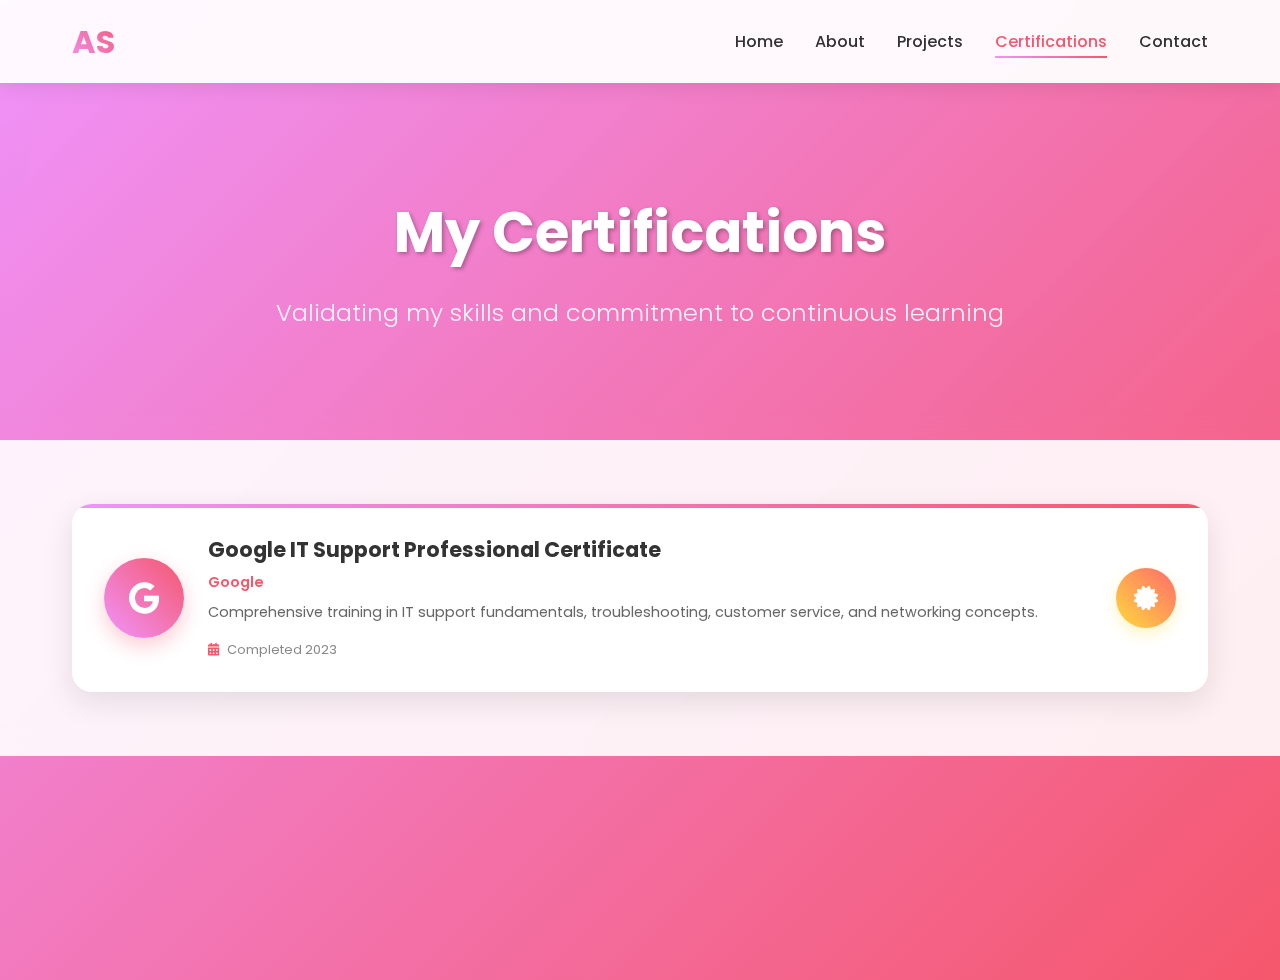
<file: certifications.html>
<!DOCTYPE html>
<html lang="en">
<head>
    <meta charset="UTF-8">
    <meta name="viewport" content="width=device-width, initial-scale=1.0">
    <title>Certifications - Aditya Sharma</title>
    <link href="https://fonts.googleapis.com/css2?family=Poppins:wght@300;400;600;700&display=swap" rel="stylesheet">
    <link rel="stylesheet" href="https://cdnjs.cloudflare.com/ajax/libs/font-awesome/6.0.0/css/all.min.css">
    <link rel="stylesheet" href="certifications.css">
</head>
<body>
    <header>
        <nav id="navbar">
            <div class="nav-container">
                <div class="logo">AS</div>
                <ul class="nav-links">
                    <li><a href="home.html">Home</a></li>
                    <li><a href="about.html">About</a></li>
                    <li><a href="projects.html">Projects</a></li>
                    <li><a href="certifications.html" class="active">Certifications</a></li>
                    <li><a href="contact.html">Contact</a></li>
                </ul>
                <div class="hamburger">
                    <span></span>
                    <span></span>
                    <span></span>
                </div>
            </div>
        </nav>
    </header>
    <main>
        <section id="certifications-hero">
            <div class="certifications-hero-content">
                <h1>My Certifications</h1>
                <p class="hero-subtitle">Validating my skills and commitment to continuous learning</p>
            </div>
        </section>
        <section id="certifications-grid">
            <div class="container">
                <div class="certifications-showcase">
                    <div class="certification-card">
                        <div class="certification-icon">
                            <i class="fab fa-google"></i>
                        </div>
                        <div class="certification-content">
                            <h3>Google IT Support Professional Certificate</h3>
                            <p class="certification-issuer">Google</p>
                            <p class="certification-description">Comprehensive training in IT support fundamentals, troubleshooting, customer service, and networking concepts.</p>
                            <div class="certification-date">
                                <i class="fas fa-calendar-alt"></i>
                                <span>Completed 2023</span>
                            </div>
                        </div>
                        <div class="certification-badge">
                            <i class="fas fa-certificate"></i>
                        </div>
                    </div>
                    
                    
                    
                    
                    
                </div>
            </div>
        </section>
    </main>
</body>
</html>
</file>
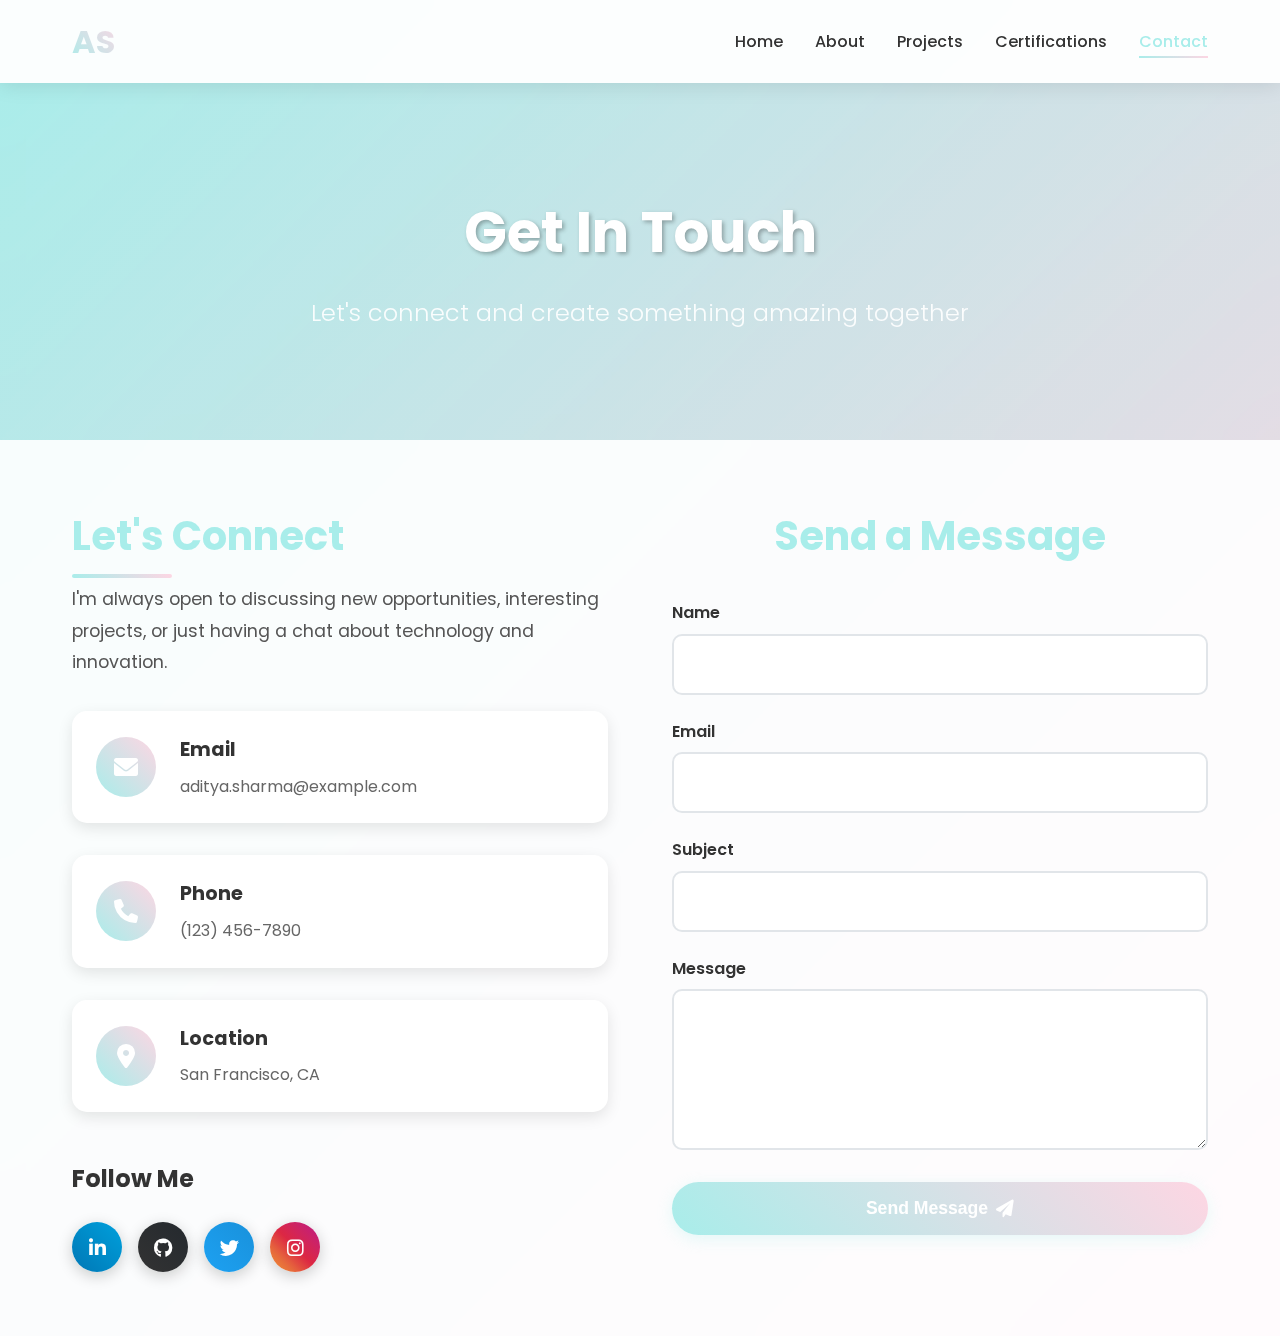
<file: contact.html>
<!DOCTYPE html>
<html lang="en">
<head>
    <meta charset="UTF-8">
    <meta name="viewport" content="width=device-width, initial-scale=1.0">
    <title>Contact - Aditya Sharma</title>
    <link href="https://fonts.googleapis.com/css2?family=Poppins:wght@300;400;600;700&display=swap" rel="stylesheet">
    <link rel="stylesheet" href="https://cdnjs.cloudflare.com/ajax/libs/font-awesome/6.0.0/css/all.min.css">
    <link rel="stylesheet" href="contact.css">
</head>
<body>
    <header>
        <nav id="navbar">
            <div class="nav-container">
                <div class="logo">AS</div>
                <ul class="nav-links">
                    <li><a href="home.html">Home</a></li>
                    <li><a href="about.html">About</a></li>
                    <li><a href="projects.html">Projects</a></li>
                    <li><a href="certifications.html">Certifications</a></li>
                    <li><a href="contact.html" class="active">Contact</a></li>
                </ul>
                <div class="hamburger">
                    <span></span>
                    <span></span>
                    <span></span>
                </div>
            </div>
        </nav>
    </header>
    <main>
        <section id="contact-hero">
            <div class="contact-hero-content">
                <h1>Get In Touch</h1>
                <p class="hero-subtitle">Let's connect and create something amazing together</p>
            </div>
        </section>
        <section id="contact-content">
            <div class="container">
                <div class="contact-wrapper">
                    <div class="contact-info">
                        <h2>Let's Connect</h2>
                        <p>I'm always open to discussing new opportunities, interesting projects, or just having a chat about technology and innovation.</p>
                        <div class="contact-details">
                            <div class="contact-item">
                                <div class="contact-icon">
                                    <i class="fas fa-envelope"></i>
                                </div>
                                <div class="contact-text">
                                    <h3>Email</h3>
                                    <p>aditya.sharma@example.com</p>
                                </div>
                            </div>
                            <div class="contact-item">
                                <div class="contact-icon">
                                    <i class="fas fa-phone"></i>
                                </div>
                                <div class="contact-text">
                                    <h3>Phone</h3>
                                    <p>(123) 456-7890</p>
                                </div>
                            </div>
                            <div class="contact-item">
                                <div class="contact-icon">
                                    <i class="fas fa-map-marker-alt"></i>
                                </div>
                                <div class="contact-text">
                                    <h3>Location</h3>
                                    <p>San Francisco, CA</p>
                                </div>
                            </div>
                        </div>
                        <div class="social-links">
                            <h3>Follow Me</h3>
                            <div class="social-icons">
                                <a href="https://linkedin.com/in/aditya-sharma-dev" class="social-link linkedin">
                                    <i class="fab fa-linkedin-in"></i>
                                </a>
                                <a href="https://github.com/aditya-sharma-ml" class="social-link github">
                                    <i class="fab fa-github"></i>
                                </a>
                                <a href="#" class="social-link twitter">
                                    <i class="fab fa-twitter"></i>
                                </a>
                                <a href="#" class="social-link instagram">
                                    <i class="fab fa-instagram"></i>
                                </a>
                            </div>
                        </div>
                    </div>
                    <div class="contact-form">
                        <h2>Send a Message</h2>
                        <form id="contactForm">
                            <div class="form-group">
                                <label for="name">Name</label>
                                <input type="text" id="name" name="name" required>
                            </div>
                            <div class="form-group">
                                <label for="email">Email</label>
                                <input type="email" id="email" name="email" required>
                            </div>
                            <div class="form-group">
                                <label for="subject">Subject</label>
                                <input type="text" id="subject" name="subject" required>
                            </div>
                            <div class="form-group">
                                <label for="message">Message</label>
                                <textarea id="message" name="message" rows="5" required></textarea>
                            </div>
                            <button type="submit" class="submit-btn">
                                <span>Send Message</span>
                                <i class="fas fa-paper-plane"></i>
                            </button>
                        </form>
                    </div>
                </div>
            </div>
        </section>
    </main>
</body>
</html>
</file>
<file: certifications.css>
* {
    margin: 0;
    padding: 0;
    box-sizing: border-box;
}

body {
    font-family: 'Poppins', sans-serif;
    line-height: 1.6;
    color: #333;
    background: linear-gradient(135deg, #f093fb 0%, #f5576c 100%);
    min-height: 100vh;
    overflow-x: hidden;
}

header {
    position: fixed;
    top: 0;
    width: 100%;
    background: rgba(255, 255, 255, 0.95);
    backdrop-filter: blur(10px);
    z-index: 1000;
    box-shadow: 0 2px 20px rgba(0, 0, 0, 0.1);
}

.nav-container {
    max-width: 1200px;
    margin: 0 auto;
    display: flex;
    justify-content: space-between;
    align-items: center;
    padding: 1rem 2rem;
}

.logo {
    font-size: 2rem;
    font-weight: 700;
    color: #f5576c;
    background: linear-gradient(45deg, #f093fb, #f5576c);
    -webkit-background-clip: text;
    -webkit-text-fill-color: transparent;
    background-clip: text;
}

.nav-links {
    display: flex;
    list-style: none;
}

.nav-links li {
    margin-left: 2rem;
}

.nav-links a {
    text-decoration: none;
    color: #333;
    font-weight: 500;
    transition: color 0.3s ease;
    position: relative;
}

.nav-links a::after {
    content: '';
    position: absolute;
    width: 0;
    height: 2px;
    bottom: -5px;
    left: 0;
    background: linear-gradient(45deg, #f093fb, #f5576c);
    transition: width 0.3s ease;
}

.nav-links a:hover::after,
.nav-links a.active::after {
    width: 100%;
}

.nav-links a:hover,
.nav-links a.active {
    color: #f5576c;
}

.hamburger {
    display: none;
    flex-direction: column;
    cursor: pointer;
}

.hamburger span {
    width: 25px;
    height: 3px;
    background: #333;
    margin: 3px 0;
    transition: 0.3s;
}

main {
    margin-top: 80px;
}

#certifications-hero {
    height: 40vh;
    display: flex;
    align-items: center;
    justify-content: center;
    background: linear-gradient(135deg, rgba(240, 147, 251, 0.1), rgba(245, 87, 108, 0.1));
    backdrop-filter: blur(10px);
    text-align: center;
}

.certifications-hero-content h1 {
    font-size: 3.5rem;
    margin-bottom: 1rem;
    color: white;
    text-shadow: 2px 2px 4px rgba(0, 0, 0, 0.3);
}

.hero-subtitle {
    font-size: 1.5rem;
    color: rgba(255, 255, 255, 0.9);
    font-weight: 300;
}

.container {
    max-width: 1200px;
    margin: 0 auto;
    padding: 4rem 2rem;
}

#certifications-grid {
    background: rgba(255, 255, 255, 0.9);
    backdrop-filter: blur(10px);
}

.certifications-showcase {
    display: grid;
    grid-template-columns: repeat(auto-fit, minmax(400px, 1fr));
    gap: 2rem;
}

.certification-card {
    background: white;
    border-radius: 20px;
    padding: 2rem;
    box-shadow: 0 10px 30px rgba(0, 0, 0, 0.1);
    transition: transform 0.3s ease, box-shadow 0.3s ease;
    display: flex;
    align-items: center;
    gap: 1.5rem;
    position: relative;
    overflow: hidden;
}

.certification-card::before {
    content: '';
    position: absolute;
    top: 0;
    left: 0;
    right: 0;
    height: 4px;
    background: linear-gradient(45deg, #f093fb, #f5576c);
}

.certification-card:hover {
    transform: translateY(-10px);
    box-shadow: 0 20px 40px rgba(0, 0, 0, 0.2);
}

.certification-icon {
    width: 80px;
    height: 80px;
    border-radius: 50%;
    background: linear-gradient(45deg, #f093fb, #f5576c);
    display: flex;
    align-items: center;
    justify-content: center;
    color: white;
    font-size: 2rem;
    flex-shrink: 0;
    box-shadow: 0 8px 20px rgba(245, 87, 108, 0.3);
}

.certification-content {
    flex: 1;
}

.certification-content h3 {
    font-size: 1.3rem;
    margin-bottom: 0.5rem;
    color: #333;
    line-height: 1.3;
}

.certification-issuer {
    color: #f5576c;
    font-weight: 600;
    margin-bottom: 0.5rem;
    font-size: 0.9rem;
}

.certification-description {
    color: #666;
    font-size: 0.9rem;
    line-height: 1.5;
    margin-bottom: 1rem;
}

.certification-date {
    display: flex;
    align-items: center;
    gap: 0.5rem;
    color: #888;
    font-size: 0.8rem;
}

.certification-date i {
    color: #f5576c;
}

.certification-badge {
    width: 60px;
    height: 60px;
    border-radius: 50%;
    background: linear-gradient(45deg, #ffd93d, #ff6b6b);
    display: flex;
    align-items: center;
    justify-content: center;
    color: white;
    font-size: 1.5rem;
    box-shadow: 0 6px 15px rgba(255, 217, 61, 0.3);
    flex-shrink: 0;
}

@media (max-width: 768px) {
    .certifications-hero-content h1 {
        font-size: 2.5rem;
    }

    .hero-subtitle {
        font-size: 1.2rem;
    }

    .nav-links {
        display: none;
    }

    .hamburger {
        display: flex;
    }

    .certifications-showcase {
        grid-template-columns: 1fr;
    }

    .certification-card {
        flex-direction: column;
        text-align: center;
        gap: 1rem;
    }

    .certification-content h3 {
        font-size: 1.2rem;
    }
}
</file>
<file: contact.css>
* {
    margin: 0;
    padding: 0;
    box-sizing: border-box;
}

body {
    font-family: 'Poppins', sans-serif;
    line-height: 1.6;
    color: #333;
    background: linear-gradient(135deg, #a8edea 0%, #fed6e3 100%);
    min-height: 100vh;
    overflow-x: hidden;
}

header {
    position: fixed;
    top: 0;
    width: 100%;
    background: rgba(255, 255, 255, 0.95);
    backdrop-filter: blur(10px);
    z-index: 1000;
    box-shadow: 0 2px 20px rgba(0, 0, 0, 0.1);
}

.nav-container {
    max-width: 1200px;
    margin: 0 auto;
    display: flex;
    justify-content: space-between;
    align-items: center;
    padding: 1rem 2rem;
}

.logo {
    font-size: 2rem;
    font-weight: 700;
    color: #a8edea;
    background: linear-gradient(45deg, #a8edea, #fed6e3);
    -webkit-background-clip: text;
    -webkit-text-fill-color: transparent;
    background-clip: text;
}

.nav-links {
    display: flex;
    list-style: none;
}

.nav-links li {
    margin-left: 2rem;
}

.nav-links a {
    text-decoration: none;
    color: #333;
    font-weight: 500;
    transition: color 0.3s ease;
    position: relative;
}

.nav-links a::after {
    content: '';
    position: absolute;
    width: 0;
    height: 2px;
    bottom: -5px;
    left: 0;
    background: linear-gradient(45deg, #a8edea, #fed6e3);
    transition: width 0.3s ease;
}

.nav-links a:hover::after,
.nav-links a.active::after {
    width: 100%;
}

.nav-links a:hover,
.nav-links a.active {
    color: #a8edea;
}

.hamburger {
    display: none;
    flex-direction: column;
    cursor: pointer;
}

.hamburger span {
    width: 25px;
    height: 3px;
    background: #333;
    margin: 3px 0;
    transition: 0.3s;
}

main {
    margin-top: 80px;
}

#contact-hero {
    height: 40vh;
    display: flex;
    align-items: center;
    justify-content: center;
    background: linear-gradient(135deg, rgba(168, 237, 234, 0.1), rgba(254, 214, 227, 0.1));
    backdrop-filter: blur(10px);
    text-align: center;
}

.contact-hero-content h1 {
    font-size: 3.5rem;
    margin-bottom: 1rem;
    color: white;
    text-shadow: 2px 2px 4px rgba(0, 0, 0, 0.3);
}

.hero-subtitle {
    font-size: 1.5rem;
    color: rgba(255, 255, 255, 0.9);
    font-weight: 300;
}

.container {
    max-width: 1200px;
    margin: 0 auto;
    padding: 4rem 2rem;
}

#contact-content {
    background: rgba(255, 255, 255, 0.9);
    backdrop-filter: blur(10px);
}

.contact-wrapper {
    display: grid;
    grid-template-columns: 1fr 1fr;
    gap: 4rem;
    align-items: start;
}

.contact-info h2 {
    font-size: 2.5rem;
    margin-bottom: 1rem;
    color: #a8edea;
    position: relative;
}

.contact-info h2::after {
    content: '';
    position: absolute;
    bottom: -10px;
    left: 0;
    width: 100px;
    height: 4px;
    background: linear-gradient(45deg, #a8edea, #fed6e3);
    border-radius: 2px;
}

.contact-info > p {
    font-size: 1.1rem;
    line-height: 1.8;
    margin-bottom: 2rem;
    color: #555;
}

.contact-details {
    margin-bottom: 3rem;
}

.contact-item {
    display: flex;
    align-items: center;
    margin-bottom: 2rem;
    padding: 1.5rem;
    background: white;
    border-radius: 15px;
    box-shadow: 0 5px 15px rgba(0, 0, 0, 0.1);
    transition: transform 0.3s ease;
}

.contact-item:hover {
    transform: translateY(-5px);
}

.contact-icon {
    width: 60px;
    height: 60px;
    border-radius: 50%;
    background: linear-gradient(45deg, #a8edea, #fed6e3);
    display: flex;
    align-items: center;
    justify-content: center;
    color: white;
    font-size: 1.5rem;
    margin-right: 1.5rem;
    flex-shrink: 0;
}

.contact-text h3 {
    font-size: 1.2rem;
    margin-bottom: 0.5rem;
    color: #333;
}

.contact-text p {
    color: #666;
    font-size: 1rem;
}

.social-links h3 {
    font-size: 1.5rem;
    margin-bottom: 1.5rem;
    color: #333;
}

.social-icons {
    display: flex;
    gap: 1rem;
}

.social-link {
    width: 50px;
    height: 50px;
    border-radius: 50%;
    display: flex;
    align-items: center;
    justify-content: center;
    color: white;
    text-decoration: none;
    font-size: 1.2rem;
    transition: all 0.3s ease;
    box-shadow: 0 4px 15px rgba(0, 0, 0, 0.2);
}

.social-link.linkedin {
    background: linear-gradient(45deg, #0077b5, #00a0dc);
}

.social-link.github {
    background: linear-gradient(45deg, #333, #24292e);
}

.social-link.twitter {
    background: linear-gradient(45deg, #1da1f2, #1991db);
}

.social-link.instagram {
    background: linear-gradient(45deg, #f09433, #e6683c, #dc2743, #cc2366, #bc1888);
}

.social-link:hover {
    transform: translateY(-3px) scale(1.1);
    box-shadow: 0 8px 25px rgba(0, 0, 0, 0.3);
}

.contact-form h2 {
    font-size: 2.5rem;
    margin-bottom: 2rem;
    color: #a8edea;
    text-align: center;
}

.form-group {
    margin-bottom: 1.5rem;
}

.form-group label {
    display: block;
    margin-bottom: 0.5rem;
    color: #333;
    font-weight: 600;
}

.form-group input,
.form-group textarea {
    width: 100%;
    padding: 1rem;
    border: 2px solid #e1e5e9;
    border-radius: 10px;
    font-size: 1rem;
    font-family: 'Poppins', sans-serif;
    transition: border-color 0.3s ease;
}

.form-group input:focus,
.form-group textarea:focus {
    outline: none;
    border-color: #a8edea;
    box-shadow: 0 0 0 3px rgba(168, 237, 234, 0.1);
}

.submit-btn {
    width: 100%;
    padding: 1rem 2rem;
    background: linear-gradient(45deg, #a8edea, #fed6e3);
    color: white;
    border: none;
    border-radius: 50px;
    font-size: 1.1rem;
    font-weight: 600;
    cursor: pointer;
    transition: all 0.3s ease;
    display: flex;
    align-items: center;
    justify-content: center;
    gap: 0.5rem;
    box-shadow: 0 4px 15px rgba(168, 237, 234, 0.3);
}

.submit-btn:hover {
    transform: translateY(-3px);
    box-shadow: 0 8px 25px rgba(168, 237, 234, 0.4);
}

.submit-btn i {
    transition: transform 0.3s ease;
}

.submit-btn:hover i {
    transform: translateX(5px);
}

@media (max-width: 768px) {
    .contact-hero-content h1 {
        font-size: 2.5rem;
    }

    .hero-subtitle {
        font-size: 1.2rem;
    }

    .nav-links {
        display: none;
    }

    .hamburger {
        display: flex;
    }

    .contact-wrapper {
        grid-template-columns: 1fr;
        gap: 2rem;
    }

    .contact-info h2,
    .contact-form h2 {
        text-align: center;
    }

    .social-icons {
        justify-content: center;
    }
}
</file>
